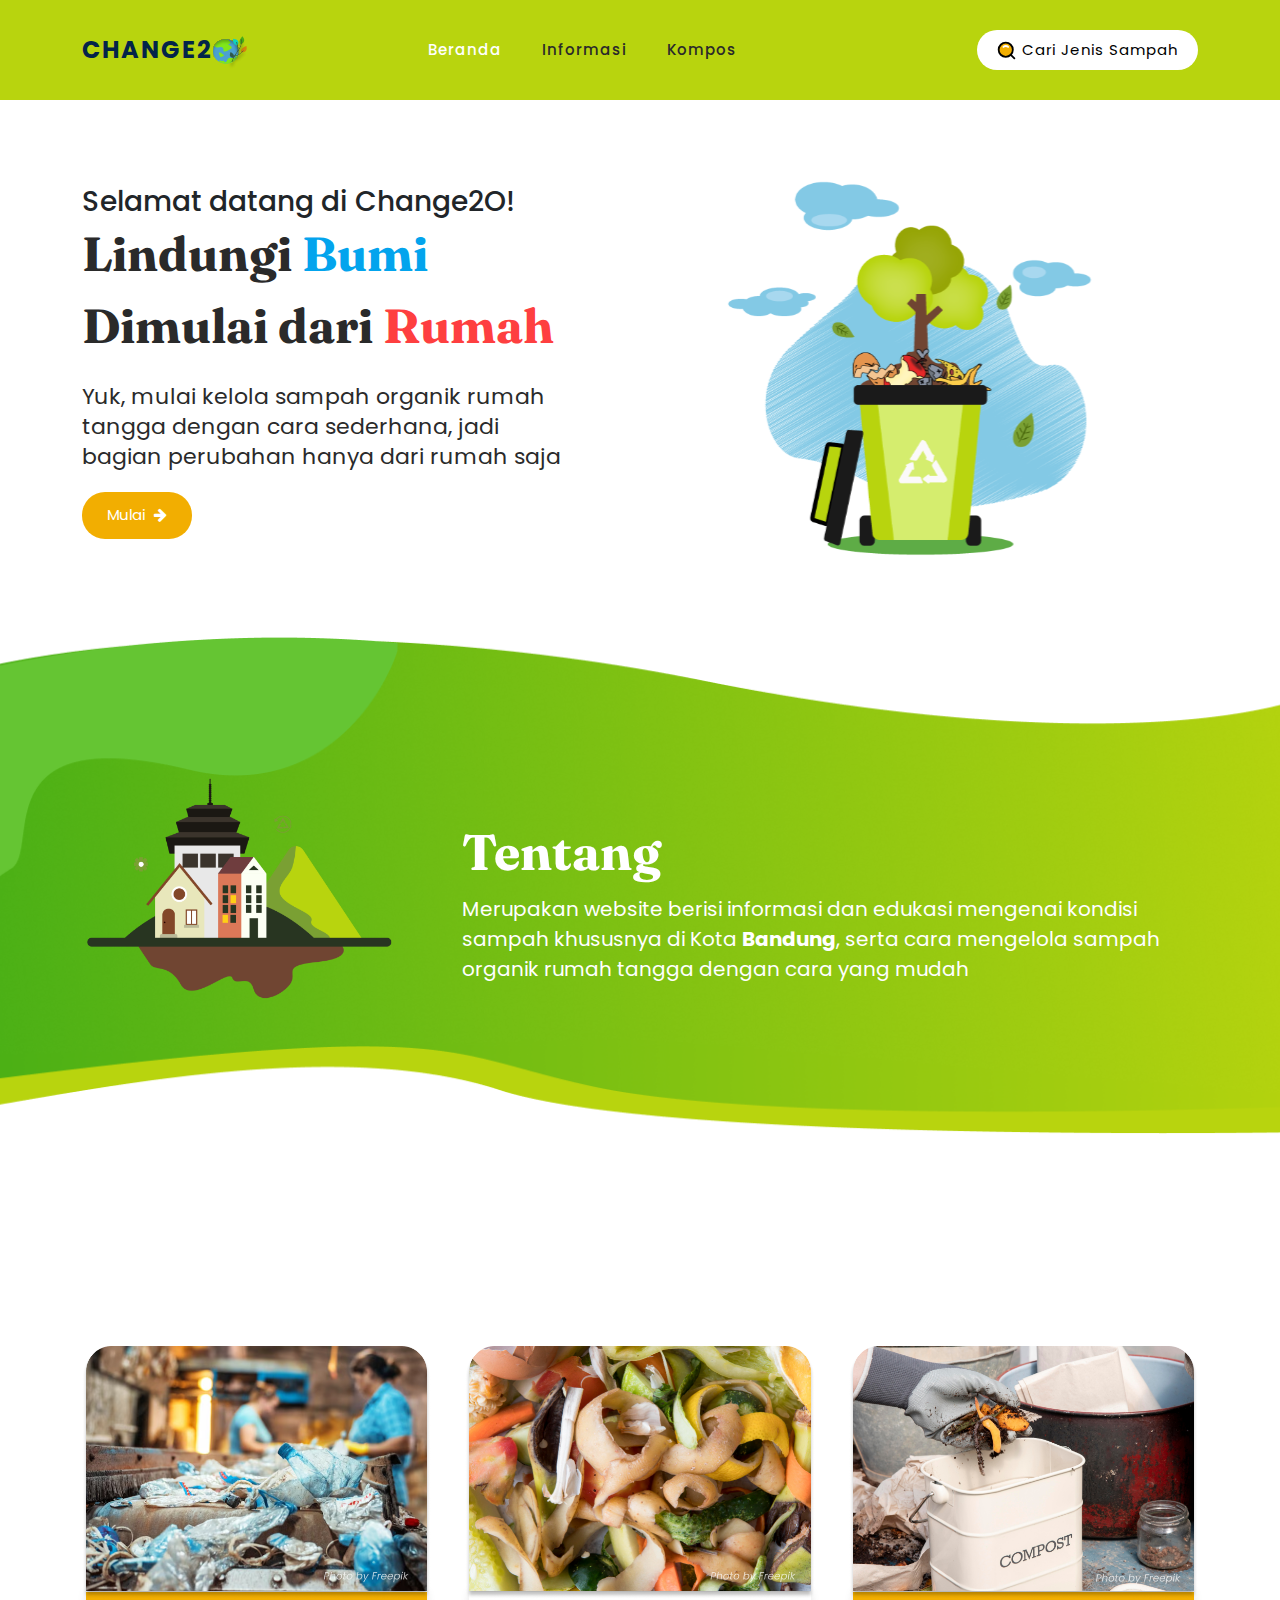
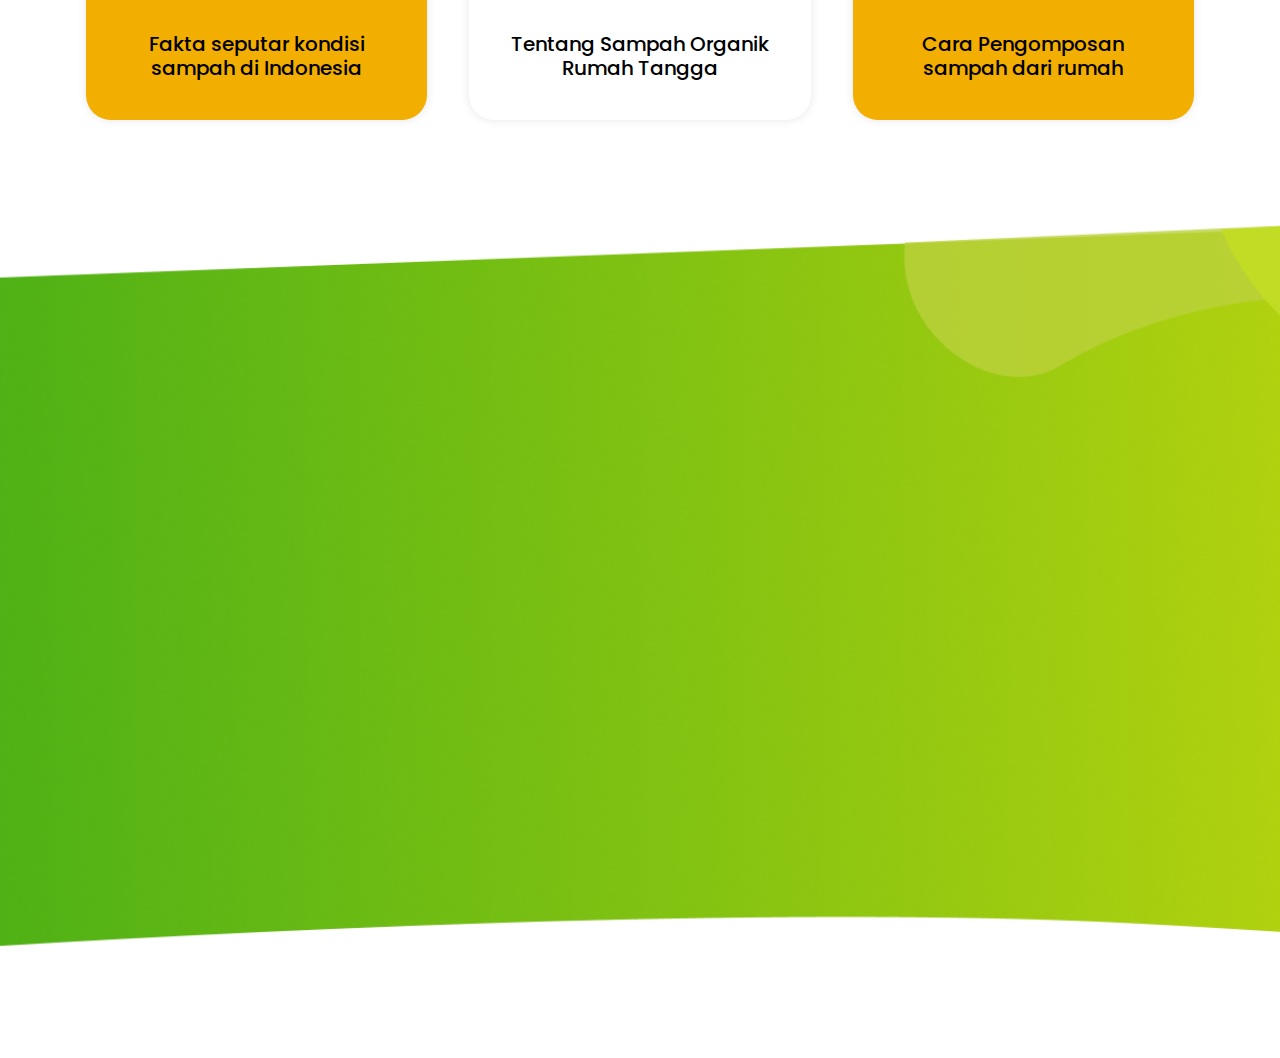
<file: index.html>
<!DOCTYPE html>
<html lang="en">

  <head>

    <meta charset="UTF-8">
    <meta name="viewport" content="width=device-width, initial-scale=1, shrink-to-fit=no">
    <meta name="description" content="">
    <meta name="author" content="">
    <link rel="preconnect" href="https://fonts.gstatic.com">
    <link href="https://fonts.googleapis.com/css2?family=Poppins:wght@100;200;300;400;500;600;700;800;900&display=swap" rel="stylesheet">
    <link href='https://fonts.googleapis.com/css?family=Fraunces' rel='stylesheet'>
    <title>Change2O</title>

    <!-- Bootstrap core CSS -->
    <link href="bootstrap/bootstrap/css/bootstrap.min.css" rel="stylesheet">

    <!-- Additional CSS Files -->
    <link rel="stylesheet" href="assets/css/fontawesome.css">
    <link rel="stylesheet" href="assets/css/style.css">
    <link rel="stylesheet" href="assets/css/animated.css">
    <link rel="icon" href="assets/images/logo-grafis.png" type="image/gif" sizes="16x16">
    <style>
      .main-orange-button:hover {
        background-color: #04AA6D; /* Green */
        /* color: white; */
      }

    </style>
  </head>

<body>

        <!-- BEGIN :: NAVBAR-->
        <!-- ***** Header Area Start ***** -->
        <header class="header-area header-sticky wow slideInDown" data-wow-duration="0.75s" data-wow-delay="0s">
          <div class="container">
          <div class="row">
              <div class="col-12">
              <nav class="main-nav">
                  <!-- ***** Logo Start ***** -->
                  <a href="index.html" class="logo">
                  <h4 style="color:#032449">Change2<span><img src="assets/svg/logo-1.svg" style="width: 40px;"></span></h4>
                  </a>
                  <!-- ***** Logo End ***** -->
                  <!-- ***** Menu Start ***** -->
                  <ul class="nav">
                    <li class="scroll-to-section"><a href="index.html" class="active">Beranda</a></li>
                    <li class="scroll-to-section"><a href="page2.html">Informasi</a></li>
                    <li class="scroll-to-section" style="padding-right: 200px;"><a href="page3.html">Kompos</a></li>
                      <li class="scroll-to-section d-md-none"><a href="cari.html">Cari Jenis Sampah</a></li>
                      <li class="scroll-to-section">
                          <div class="main-white-button">
                              <a href="cari.html" style="color: black;">
                                  <img src="assets/svg/search-icon.svg" style="width: 20px;">
                                  Cari Jenis Sampah
                              </a>
                          </div>
                      </li> 
                  </ul>        
                  <a class='menu-trigger'>
                      <span>Menu</span>
                  </a>
                  <!-- ***** Menu End ***** -->
              </nav>
              </div>
          </div>
          </div>
      </header>
      <!-- ***** Header Area End ***** -->
      <!-- END :: NAVBAR-->

  <div class="main-banner wow fadeIn" id="top" data-wow-duration="1s" data-wow-delay="0.5s">
    <div class="container" style="margin-top: -100px;">
      <div class="row">
        <div class="col-lg-12">
          <div class="row">
            <div class="col-lg-6 align-self-center">
              <div class="left-content header-text wow fadeInLeft" data-wow-duration="1s" data-wow-delay="1s">
                <h3>Selamat datang di Change2O!</h3>
                <h2 style="font-family: Fraunces;font-size: 48px;">Lindungi <em>Bumi</em><br/>Dimulai dari <span>Rumah</span></h2>
                <p style="font-size:22px">
                  Yuk, mulai kelola sampah organik rumah tangga dengan cara sederhana, jadi bagian perubahan hanya dari rumah saja
                </p>
                <div class="divButtonMulai text-white">
                  <a href="page2.html">Mulai &nbsp;<i class="fa fa-arrow-right"></i></a>
                </div>
              </div>
            </div>
            <div class="col-lg-6">
              <div class="right-image wow fadeInRight" data-wow-duration="1s" data-wow-delay="0.5s">
                <img src="assets/svg/lp-image.svg">
              </div>
            </div>
          </div>
        </div>
      </div>
    </div>
  </div>

  <div id="about" class="about-us section">
    <div class="container">
      <div class="row">
        <div class="col-lg-4">
          <div class="left-image wow fadeIn" data-wow-duration="1s" data-wow-delay="0.2s">
            <img src="assets/images/image-about.png" alt="person graphic">
          </div>
        </div>
        <div class="col-lg-8">
          <div class="services">
            <div class="row" style="margin-top: 45px;">
              <div class="col-lg-12">
                <div class="item wow fadeIn" data-wow-duration="1s" data-wow-delay="0.5s">
                  <div class="right-text">
                    <h1 style="font-family: Fraunces;">Tentang</h1>
                    <p style="font-size: 20px;">Merupakan website berisi informasi dan edukasi mengenai kondisi sampah khususnya di Kota <b>Bandung</b>, serta cara mengelola sampah organik rumah tangga dengan cara yang mudah</p>
                  </div>
                </div>
              </div>
            </div>
          </div>
        </div>
      </div>
    </div>
  </div>

  <div id="portfolio" class="our-services section">
    <div class="container">
      <div class="row mb-5">
        <center>
          <div class="section-heading  wow bounceIn" data-wow-duration="1s" data-wow-delay="0.2s">
            <h2 style="font-family: Fraunces;width: 100% !important;" class="">Apa saja <label class="text-black" style="text-transform: lowercase;">yang</label> akan didapat?</h2>
          </div>
      </center>
      </div>
      <div class="row" style="gap: 10px;">
        <div class="col-lg col-sm-6">
          <a href="page2.html">
            <div class="item">
              <div class="showed-content">
                <img src="assets/images/apa-saja-1.png" alt="">
              </div>
              <div class="showed-content-bot" style="background:#F2AE01">
                <h4 style="font-size: 20px;">Fakta seputar kondisi sampah di Indonesia</h4>
              </div>
            </div>
          </a>
        </div>
        <div class="col-lg col-sm-6">
          <a href="page2.html#dataSumberSampah">
            <div class="item" data-wow-duration="1s" data-wow-delay="0.4s">
              <div class="showed-content">
                <img src="assets/images/apa-saja-2.png" alt="">
              </div>
              <div class="showed-content-bot">
                <h4 style="font-size: 20px;">Tentang Sampah Organik Rumah Tangga</h4>
              </div>
            </div>
          </a>
        </div>
        <div class="col-lg col-sm-6">
          <a href="page3.html">
            <div class="item" data-wow-duration="1s" data-wow-delay="0.5s">
              <div class="showed-content">
                <img src="assets/images/apa-saja-3.png" alt="">
              </div>
              <div class="showed-content-bot" style="background:#F2AE01">
                <h4 style="font-size: 20px;">Cara Pengomposan sampah dari rumah</h4>
              </div>
            </div>
          </a>
        </div>
      </div>
    </div>
  </div>

  <div id="contact" class="contact-us section">
    <div class="container">
      <div class="row">
        <div class="col-lg-6 align-self-center wow fadeInLeft" data-wow-duration="0.5s" data-wow-delay="0.25s">
          <div class="section-heading">
            <h2 style="font-family: Fraunces;font-size: 48px;">Mulai Perubahan<br /> <span style="text-transform: lowercase;">dari</span> Sekarang</h2><br />
            <!-- <p>Lorem ipsum dolor sit amet, consectetur adipiscing elit, sed doer ket eismod tempor incididunt ut labore et dolores</p> -->
            <div class="divButtonMulai">
              <a href="page2.html">Klik untuk memulai &nbsp;<i class="fa fa-arrow-right"></i></a>
            </div>
          </div>
        </div>
        <div class="col-lg-6 wow fadeInRight" data-wow-duration="0.5s" data-wow-delay="0.25s">
          <form id="contact" action="" method="post">
            <div class="row">
              <center>
                <img alt="image" style="border-radius: 50%;width: 150px;height: 150px;" src="assets/images/profile-picture.png">
              </center>
              <br />
              <center>
                <span class="mt-5" style="font-size: 20px;font-weight: bold;">Tentang Penulis</span>
              </center>
              <div class="main-orange-button-100" style="width: 100%; align-items: center;">
                <a href="https://www.linkedin.com/in/ananda-fadhilah/" target="_blank" style="margin-top: 10px;"><center>Ananda Fadhilah</center></a>
              </div>
              <div class="main-white-button-100 text-white">
                <a href="https://www.upi.edu/" target="_blank" style="margin-top: 10px"><center>Universitas Pendidikan Indonesia</center></a>
              </div>
            </div>
          </form>
        </div>
      </div>
    </div>
  </div>
  
  <footer>
    <div class="container">
      <div class="row">
        <div class="col-lg-12 wow fadeIn animated" data-wow-duration="1s" data-wow-delay="0.25s" style="visibility: visible;-webkit-animation-duration: 1s; -moz-animation-duration: 1s; animation-duration: 1s;-webkit-animation-delay: 0.25s; -moz-animation-delay: 0.25s; animation-delay: 0.25s;">
          <p>© Copyright 2024 Ananda Fadhilah | All Rights Reserved.</p>
        </div>
      </div>
    </div>
  </footer>
  <!-- Scripts -->
  <script src="bootstrap/jquery/jquery.min.js"></script>
  <script src="bootstrap/bootstrap/js/bootstrap.bundle.min.js"></script>
  <script src="assets/js/owl-carousel.js"></script>
  <script src="assets/js/animation.js"></script>
  <script src="assets/js/templatemo-custom.js"></script>

</body>
</html>
</file>
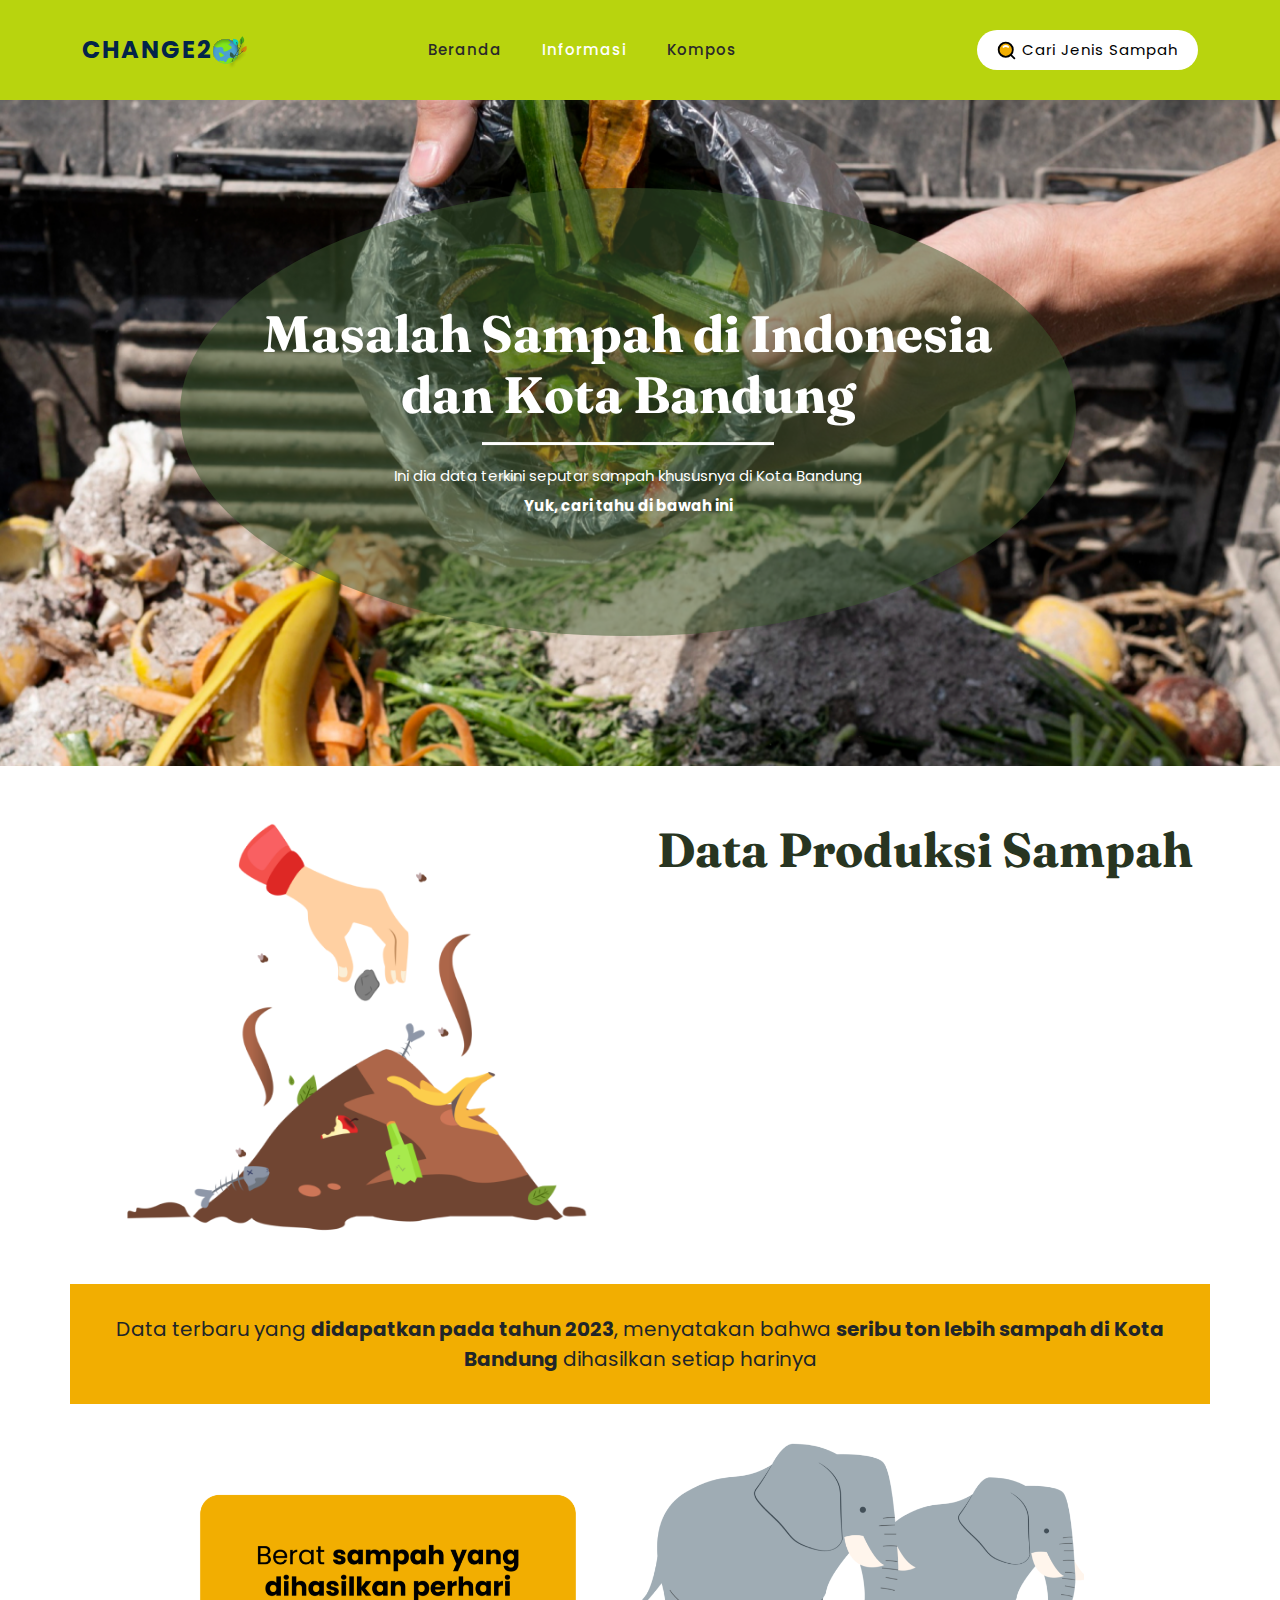
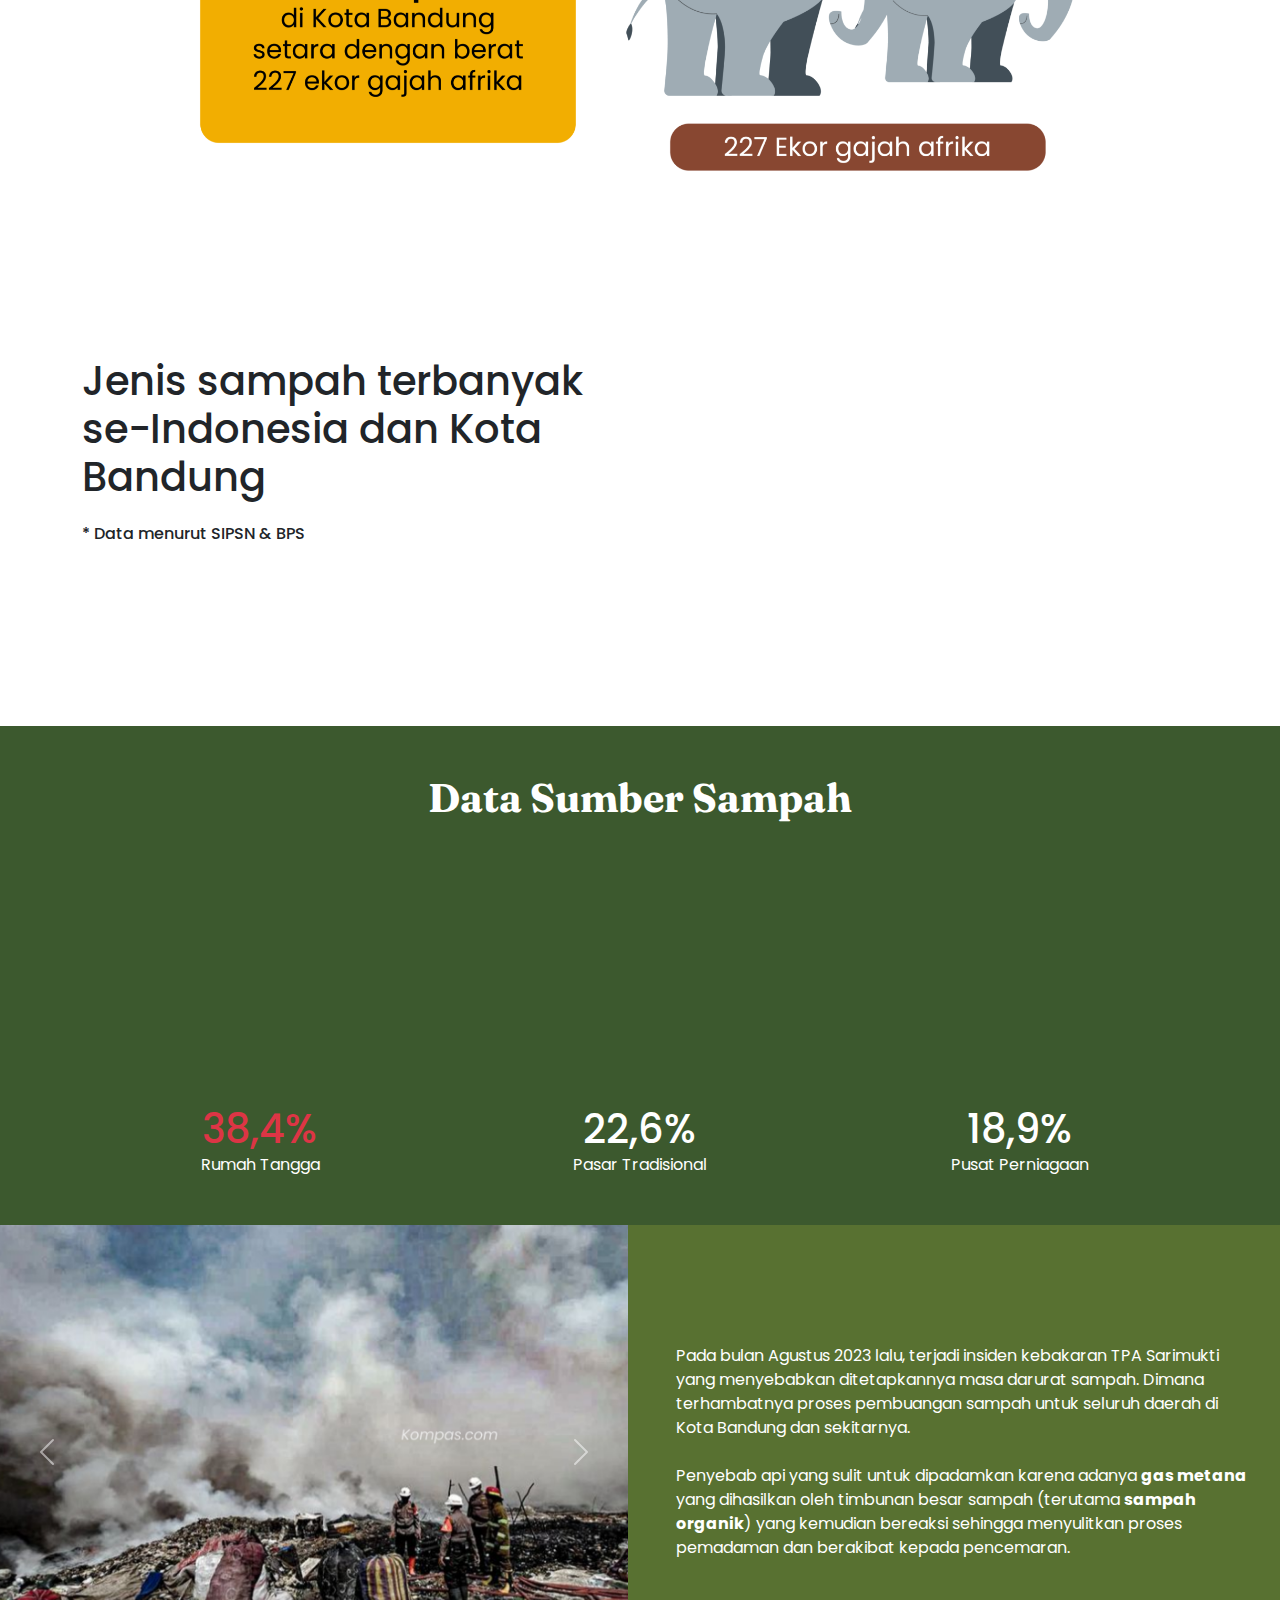
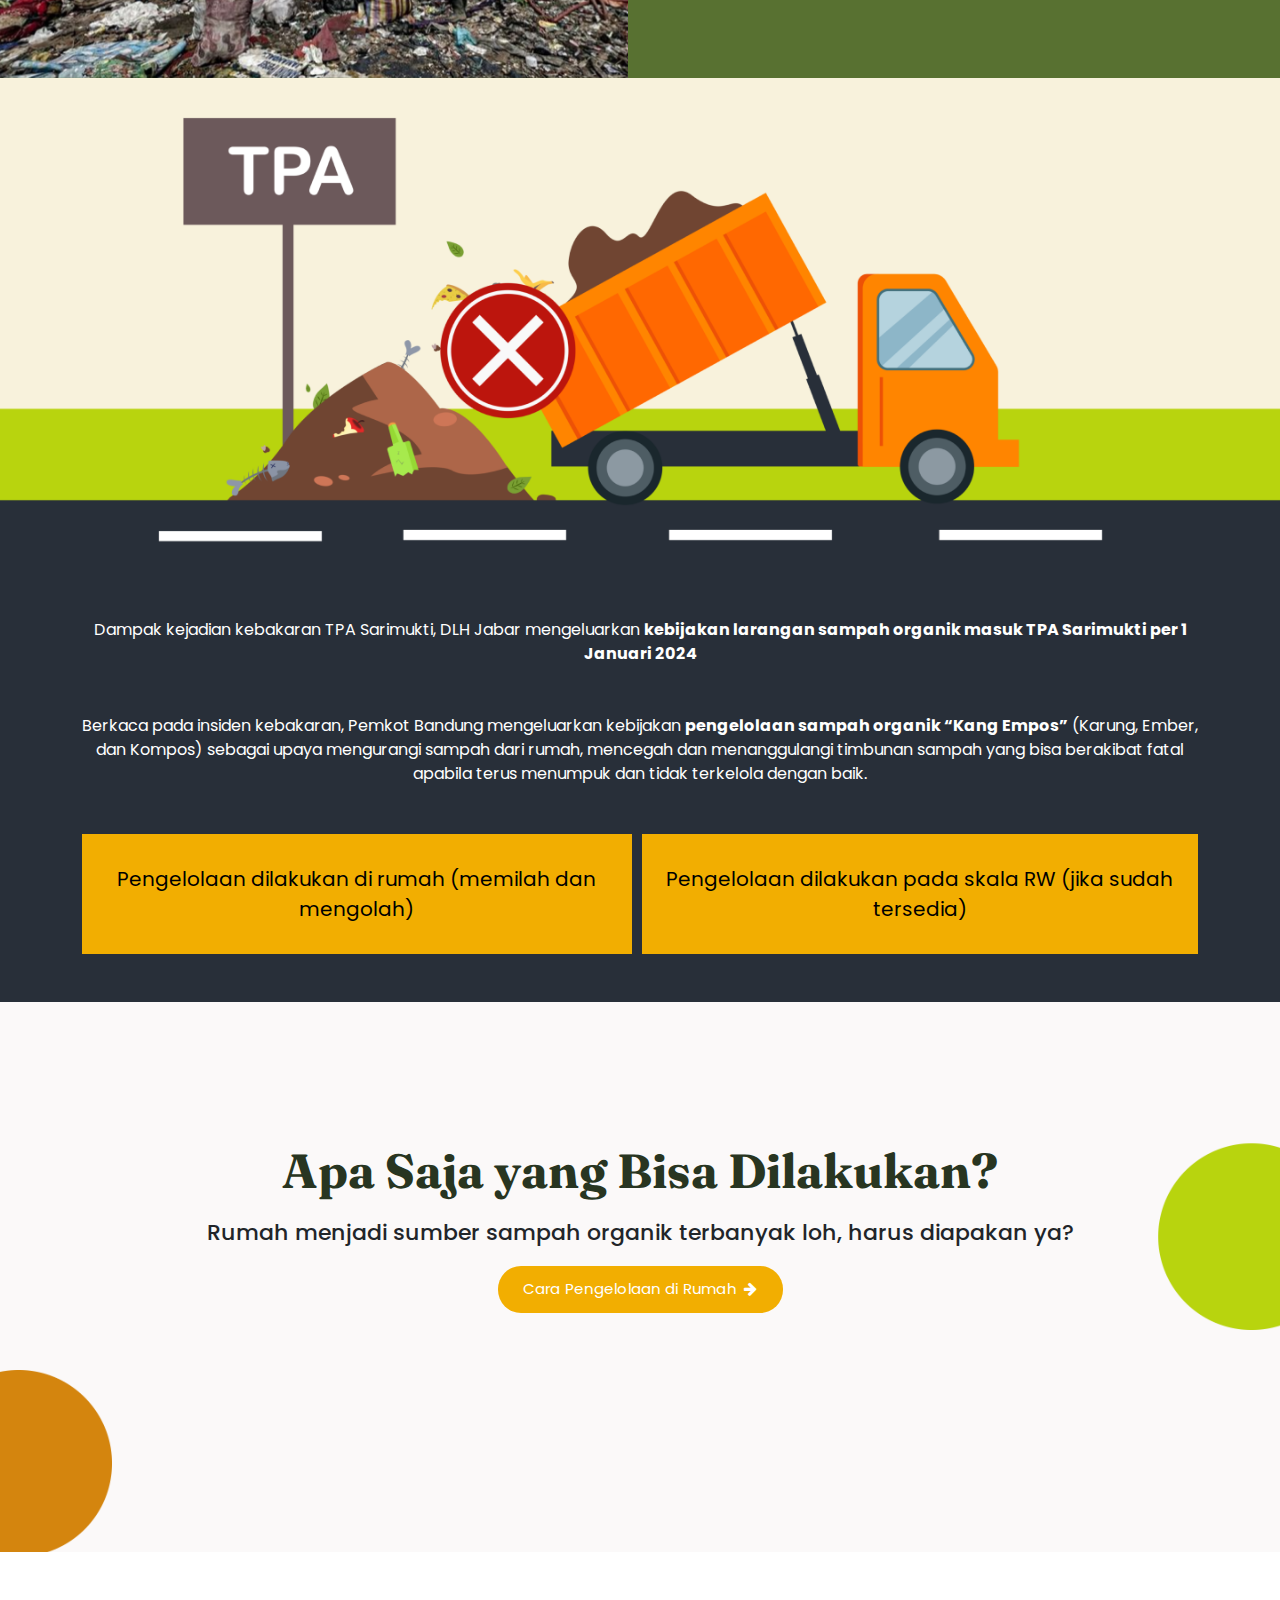
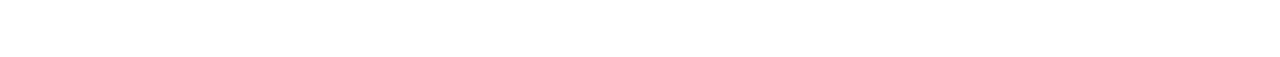
<file: page2.html>
<!DOCTYPE html>
<html lang="en">

  <head>

    <meta charset="UTF-8">
    <meta name="viewport" content="width=device-width, initial-scale=1, shrink-to-fit=no">
    <meta name="description" content="">
    <meta name="author" content="">
    <link rel="preconnect" href="https://fonts.gstatic.com">
    <link href="https://fonts.googleapis.com/css2?family=Poppins:wght@100;200;300;400;500;600;700;800;900&display=swap" rel="stylesheet">
    <link href='https://fonts.googleapis.com/css?family=Fraunces' rel='stylesheet'>
    <title>Change2O</title>

    <!-- Bootstrap core CSS -->
    <link href="bootstrap/bootstrap/css/bootstrap.min.css" rel="stylesheet">
    <link rel="icon" href="assets/images/logo-grafis.png" type="image/gif" sizes="16x16">

    <!-- Additional CSS Files -->
    <link rel="stylesheet" href="assets/css/fontawesome.css">
    <link rel="stylesheet" href="assets/css/style.css">
    <link rel="stylesheet" href="assets/css/animated.css">
    
    <script src="https://ajax.googleapis.com/ajax/libs/jquery/3.7.1/jquery.min.js"></script>
    <script src="https://maxcdn.bootstrapcdn.com/bootstrap/3.4.1/js/bootstrap.min.js"></script>
    <style>
      .main-orange-button:hover {
        background-color: #04AA6D; /* Green */
        /* color: white; */
      }
    </style>
  </head>

<body>

    <div>
      <!-- BEGIN :: NAVBAR-->
      <!-- ***** Header Area Start ***** -->
      <header class="header-area header-sticky slideInDown" data-wow-duration="0.75s" data-wow-delay="0s" style="position: fixed;">
          <div class="container">
          <div class="row">
              <div class="col-12">
              <nav class="main-nav">
                  <!-- ***** Logo Start ***** -->
                  <a href="index.html" class="logo">
                  <h4 style="color:#032449">Change2<span><img src="assets/svg/logo-1.svg" style="width: 40px;"></span></h4>
                  </a>
                  <!-- ***** Logo End ***** -->
                  <!-- ***** Menu Start ***** -->
                  <ul class="nav">
                      <li class="scroll-to-section"><a href="index.html">Beranda</a></li>
                      <li class="scroll-to-section"><a href="page2.html" class="active">Informasi</a></li>
                      <li class="scroll-to-section" style="padding-right: 200px;"><a href="page3.html">Kompos</a></li>
                      <li class="scroll-to-section d-md-none"><a href="cari.html">Cari Jenis Sampah</a></li>
                      <li class="scroll-to-section">
                          <div class="main-white-button">
                              <a href="cari.html" style="color: black;">
                                  <img src="assets/svg/search-icon.svg" style="width: 20px;">
                                  Cari Jenis Sampah
                              </a>
                          </div>
                      </li> 
                  </ul>        
                  <a class='menu-trigger'>
                      <span>Menu</span>
                  </a>
                  <!-- ***** Menu End ***** -->
              </nav>
              </div>
          </div>
          </div>
      </header>
      <!-- ***** Header Area End ***** -->
      <!-- END :: NAVBAR-->

    <div class="text-white" id="top" data-wow-duration="1s" data-wow-delay="0.5s">
        <div class="main-banner-2">
            <div class="container" style="margin-bottom: 50px;">
                <div class="row mt-5 wow fadeInLeft d-flex justify-content-center align-items-center w-100 h-100" data-wow-duration="1s" data-wow-delay="1s">
                    
                    <div class="oval">
                        <span class="text2 flex-column justify-content-center align-items-center">
                            <h1 class="fw-bold" style="font-family: Fraunces;">Masalah Sampah di Indonesia<br/>dan Kota Bandung</h1>
                            <hr style="
                            width: 40%;
                            border: none;
                            height: 3px;
                            /* Set the hr color */
                            color: #fff;  /* old IE */
                            background-color: #fff;  /* Modern Browsers */
                            opacity: 1;">
                            <p class="text-white">
                                Ini dia data terkini seputar  sampah khususnya di Kota Bandung <br/>
                                <span class="fw-bold">Yuk, cari tahu di bawah ini</span>
                            </p>   
                        </span>
                    </div>
                    <center>
                        <!-- <div class="d-flex align-items-center flex-column justify-content-center" style="background: rgba(60,89,46, .5)    ;
                        width: 700px;
                        margin: 5px auto;
                        border-radius: 50%;
                        color: white;
                        height: 500px;
                        font-size: 1.6em;">   
                        </div>               -->
                        

                        
                    </center>
                </div>
            </div>
        </div>
    </div>
  
    <div class="section" style="margin-top: 10px;">
        <div class="container">
        <div class="row">
            <div class="col-lg-6">
            <div class="left-image wow fadeIn" data-wow-duration="1s" data-wow-delay="0.2s">
                <img src="assets/images/produksi-sampah.png" alt="person graphic">
            </div>
            </div>
            <div class="col-lg-6">
            <div class="services">
                <div class="row" style="margin-top: 45px;">
                <div class="col-lg-12">
                    <div class="item wow fadeIn" data-wow-duration="1s" data-wow-delay="0.5s">
                    <div class="right-text">
                        <center><h1 class="fw-bold" style="font-family: Fraunces;font-size: 48px;color: #283521;">Data Produksi Sampah</h1></center>
                        <div class="row mb-5" style="margin-top: 30px;">
                            <div class="col-lg-6">
                                <div class="left-image wow fadeIn" data-wow-duration="1s" data-wow-delay="0.2s">
                                    <center>
                                        <img src="assets/images/data-bandung.png" style="width: 70%;">
                                        <div class="d-flex align-items-center justify-content-center" style="gap:5px">
                                            <svg width="27" height="32" viewBox="0 0 27 32" fill="none" xmlns="http://www.w3.org/2000/svg">
                                                <path d="M13.3802 7.29272C12.4063 7.29272 11.4542 7.54157 10.6445 8.00779C9.83471 8.47401 9.20358 9.13667 8.83088 9.91196C8.45819 10.6873 8.36067 11.5404 8.55067 12.3634C8.74067 13.1865 9.20965 13.9425 9.8983 14.5359C10.5869 15.1293 11.4643 15.5334 12.4195 15.6971C13.3747 15.8608 14.3648 15.7768 15.2646 15.4556C16.1643 15.1345 16.9334 14.5907 17.4744 13.8929C18.0155 13.1952 18.3043 12.3748 18.3043 11.5357C18.3028 10.4108 17.7835 9.3323 16.8604 8.53687C15.9373 7.74144 14.6857 7.29401 13.3802 7.29272ZM13.3802 13.6571C12.8932 13.6571 12.4172 13.5327 12.0123 13.2996C11.6074 13.0665 11.2919 12.7352 11.1055 12.3475C10.9192 11.9599 10.8704 11.5333 10.9654 11.1218C11.0604 10.7103 11.2949 10.3323 11.6392 10.0356C11.9836 9.73887 12.4223 9.53682 12.8999 9.45496C13.3774 9.3731 13.8725 9.41512 14.3224 9.57568C14.7722 9.73625 15.1568 10.0082 15.4273 10.357C15.6978 10.7059 15.8422 11.1161 15.8422 11.5357C15.8415 12.0981 15.5818 12.6373 15.1203 13.0351C14.6587 13.4328 14.0329 13.6565 13.3802 13.6571Z" fill="#A11629"/>
                                                <path d="M22.8424 3.37613C20.5029 1.36076 17.3799 0.163551 14.0762 0.0155607C10.7725 -0.13243 7.5223 0.779293 4.95286 2.57476C2.38342 4.37024 0.676913 6.92217 0.162688 9.73805C-0.351537 12.5539 0.362977 15.4341 2.16833 17.8228L11.4708 30.1282C11.6778 30.402 11.9609 30.6269 12.2943 30.7827C12.6278 30.9384 13.001 31.02 13.3803 31.02C13.7595 31.02 14.1328 30.9384 14.4662 30.7827C14.7997 30.6269 15.0827 30.402 15.2897 30.1282L24.5925 17.8228C26.2677 15.607 27.008 12.9623 26.6894 10.3321C26.3707 7.70195 25.0125 5.24607 22.8424 3.37613ZM22.5296 16.6648L13.3803 28.7671L4.23092 16.6648C1.43033 12.9602 2.03099 8.0026 5.65914 4.87621C6.67309 4.0025 7.87683 3.30944 9.20164 2.83659C10.5264 2.36374 11.9464 2.12037 13.3803 2.12037C14.8143 2.12037 16.2342 2.36374 17.559 2.83659C18.8838 3.30944 20.0875 4.0025 21.1015 4.87621C24.7296 8.0026 25.3302 12.9602 22.5296 16.6648Z" fill="#A11629"/>
                                            </svg>
                                            <span class="fs-2">Bandung</span>
                                        </div>
                                    </center>
                                </div>
                            </div>
                            <div class="col-lg-6">
                                <div class="left-image wow fadeIn" data-wow-duration="1s" data-wow-delay="0.2s">
                                    <center>
                                        <img src="assets/images/data-indonesia.png" style="width: 70%;">
                                        <div class="d-flex align-items-center justify-content-center" style="gap:5px">
                                            <svg width="27" height="32" viewBox="0 0 27 32" fill="none" xmlns="http://www.w3.org/2000/svg">
                                                <path d="M13.3802 7.29272C12.4063 7.29272 11.4542 7.54157 10.6445 8.00779C9.83471 8.47401 9.20358 9.13667 8.83088 9.91196C8.45819 10.6873 8.36067 11.5404 8.55067 12.3634C8.74067 13.1865 9.20965 13.9425 9.8983 14.5359C10.5869 15.1293 11.4643 15.5334 12.4195 15.6971C13.3747 15.8608 14.3648 15.7768 15.2646 15.4556C16.1643 15.1345 16.9334 14.5907 17.4744 13.8929C18.0155 13.1952 18.3043 12.3748 18.3043 11.5357C18.3028 10.4108 17.7835 9.3323 16.8604 8.53687C15.9373 7.74144 14.6857 7.29401 13.3802 7.29272ZM13.3802 13.6571C12.8932 13.6571 12.4172 13.5327 12.0123 13.2996C11.6074 13.0665 11.2919 12.7352 11.1055 12.3475C10.9192 11.9599 10.8704 11.5333 10.9654 11.1218C11.0604 10.7103 11.2949 10.3323 11.6392 10.0356C11.9836 9.73887 12.4223 9.53682 12.8999 9.45496C13.3774 9.3731 13.8725 9.41512 14.3224 9.57568C14.7722 9.73625 15.1568 10.0082 15.4273 10.357C15.6978 10.7059 15.8422 11.1161 15.8422 11.5357C15.8415 12.0981 15.5818 12.6373 15.1203 13.0351C14.6587 13.4328 14.0329 13.6565 13.3802 13.6571Z" fill="#A11629"/>
                                                <path d="M22.8424 3.37613C20.5029 1.36076 17.3799 0.163551 14.0762 0.0155607C10.7725 -0.13243 7.5223 0.779293 4.95286 2.57476C2.38342 4.37024 0.676913 6.92217 0.162688 9.73805C-0.351537 12.5539 0.362977 15.4341 2.16833 17.8228L11.4708 30.1282C11.6778 30.402 11.9609 30.6269 12.2943 30.7827C12.6278 30.9384 13.001 31.02 13.3803 31.02C13.7595 31.02 14.1328 30.9384 14.4662 30.7827C14.7997 30.6269 15.0827 30.402 15.2897 30.1282L24.5925 17.8228C26.2677 15.607 27.008 12.9623 26.6894 10.3321C26.3707 7.70195 25.0125 5.24607 22.8424 3.37613ZM22.5296 16.6648L13.3803 28.7671L4.23092 16.6648C1.43033 12.9602 2.03099 8.0026 5.65914 4.87621C6.67309 4.0025 7.87683 3.30944 9.20164 2.83659C10.5264 2.36374 11.9464 2.12037 13.3803 2.12037C14.8143 2.12037 16.2342 2.36374 17.559 2.83659C18.8838 3.30944 20.0875 4.0025 21.1015 4.87621C24.7296 8.0026 25.3302 12.9602 22.5296 16.6648Z" fill="#A11629"/>
                                            </svg>
                                            <span class="fs-2">Indonesia</span>
                                        </div>
                                    </center>
                                </div>
                            </div>
                        </div>
                    </div>
                    </div>
                </div>
                </div>
            </div>
            </div>
        </div>
        
            <div class="row">
                <div class="col-lg-12 fs-5" style="background-color: #F2AE01;padding-top: 30px;padding-bottom: 30px;">
                    <span>
                        <center>
                        Data terbaru yang <b> didapatkan pada tahun 2023</b>, menyatakan bahwa <b>seribu ton lebih sampah di Kota Bandung</b> dihasilkan setiap harinya
                    
                        </center> 
                    </span>
                </div>
            </div>
        </div>
    </div>
  
  <!-- <div class="section" style="margin-top: 50px; margin-bottom: -50px;">
    <div class="container">
        <div class="row d-flex justify-content-center">
            <img src="assets/images/gajah.png"  style="width: 70%;">
        </div>
    </div>
  </div> -->

  <div class="section text-white">
    <!-- <div class="last-section" style="height: 480px;">
        <div class="container">
        </div>
    </div> -->
    
    <div class="row d-flex justify-content-center">
        <img class="w-70-mobile" src="assets/images/gajah.png" alt="person graphic">
    </div>
</div>

  <div class="section">
    <div class="container">
        <div class="row">
            <div class="col-lg-6 d-flex align-items-center">
                <h1>Jenis sampah terbanyak se-Indonesia dan Kota Bandung
                    
                    <br/><span class="mt-auto fs-6">* Data menurut SIPSN & BPS</span>
                </h1>
            </div>
            <div class="col-lg-6">
                <div class="left-image wow fadeIn" data-wow-duration="1s" data-wow-delay="0.2s">
                    <img src="assets/images/sampah-terbanyak.gif" alt="person graphic">
                </div>
            </div>
        </div>
    </div>
  </div>
  
  <div class="section text-white pt-5 pb-5" style="background-color: #3C592E;" id="dataSumberSampah">
    <div class="container">
        <div class="row ">
            <div class="col-lg-12 d-flex justify-content-center">
                <h1 class="fw-bold" style="font-family: 'Fraunces'">Data Sumber Sampah
                </h1>
            </div>
        </div>
        <div class="row">
            <div class="col-lg-4 d-flex justify-content-center flex-column align-items-center">
                <div class="left-image wow fadeIn" data-wow-duration="1s" data-wow-delay="0.2s">
                    <center><img src="assets/images/rumah-tangga.png" style="height: auto;width: 80%;" alt="person graphic"></center>
                </div>
                <div class="mt-auto d-flex justify-content-center flex-column align-items-center">
                    <h1 class="text-danger">38,4%</h1>
                    <span>Rumah Tangga</span>
                </div>
            </div>
            <div class="col-lg-4 d-flex justify-content-center flex-column align-items-center">
                <div class="left-image wow fadeIn" data-wow-duration="1s" data-wow-delay="0.2s">
                  <center><img src="assets/images/pasar.png" style="height: auto;width: 80%;" alt="person graphic"></center>
                </div>
                <div class="mt-auto d-flex justify-content-center flex-column align-items-center">
                    <h1>22,6%</h1>
                    <span>Pasar Tradisional</span>
                </div>
            </div>
            <div class="col-lg-4 d-flex justify-content-center flex-column align-items-center">
                <div class="left-image wow fadeIn" data-wow-duration="1s" data-wow-delay="0.2s">
                  <center><img src="assets/images/perniagaan.png" style="height: auto;width: 80%;" alt="person graphic"></center>
                </div>
                <div class="mt-auto d-flex justify-content-center flex-column align-items-center">
                    <h1>18,9%</h1>
                    <span>Pusat Perniagaan</span>
                </div>
            </div>

        </div>
    </div>
  </div>
  
  <div class="section text-white" style="background-color: #587131;">
    
    <div class="row">
        <div class="col-lg-6">
            <div id="carouselExampleControls" class="carousel slide" data-bs-ride="carousel">
                <div class="carousel-inner">
                  <div class="carousel-item active">
                    <img src="assets/images/carousel-1.png" class="d-block w-100" alt="...">
                  </div>
                  <div class="carousel-item">
                    <img src="assets/images/carousel-2.png" class="d-block w-100" alt="...">
                  </div>
                </div>
                <button class="carousel-control-prev" type="button" data-bs-target="#carouselExampleControls" data-bs-slide="prev">
                  <span class="carousel-control-prev-icon" aria-hidden="true"></span>
                  <span class="visually-hidden">Previous</span>
                </button>
                <button class="carousel-control-next" type="button" data-bs-target="#carouselExampleControls" data-bs-slide="next">
                  <span class="carousel-control-next-icon" aria-hidden="true"></span>
                  <span class="visually-hidden">Next</span>
                </button>
              </div>
        </div>
        <div class="col-lg-6 d-flex justify-content-center flex-column align-items-center">
            <span class="p-4">
                Pada bulan Agustus 2023 lalu, terjadi insiden kebakaran TPA Sarimukti yang menyebabkan ditetapkannya masa darurat sampah. Dimana terhambatnya proses pembuangan
                sampah untuk seluruh daerah di Kota Bandung dan sekitarnya.
                <br/><br/>
                Penyebab api yang sulit untuk dipadamkan karena
                adanya <b>gas metana</b> yang dihasilkan oleh timbunan besar sampah (terutama <b>sampah organik</b>) yang kemudian bereaksi
                sehingga menyulitkan proses pemadaman dan berakibat kepada pencemaran.
            </span>
        </div>
    </div>
  </div>
  
    <div class="section text-white">
        <!-- <div class="last-section" style="height: 480px;">
            <div class="container">
            </div>
        </div> -->
        
        <img src="assets/images/truk-sampah-bg.png" alt="person graphic">
    </div>
  
    <div class="section text-white pt-5 pb-5"  style="background-color: #282F39;">
        <div class="container">
            <div class="d-flex justify-content-center flex-column align-items-center">
                <center>
                    <span>Dampak kejadian kebakaran TPA Sarimukti, DLH Jabar mengeluarkan <b>kebijakan larangan sampah organik masuk TPA Sarimukti per 1 Januari 2024</b></span>
                    <br/><br/><br/>
                    <span>Berkaca pada insiden kebakaran,  Pemkot Bandung mengeluarkan kebijakan <b>pengelolaan sampah organik “Kang Empos”</b> (Karung, Ember, dan Kompos) sebagai upaya mengurangi sampah dari rumah, mencegah dan menanggulangi timbunan sampah yang bisa berakibat fatal apabila terus menumpuk dan tidak terkelola dengan baik.</span>
                </center>
                
                <div class="d-flex mt-5" style="gap:10px;color:black">
                    <div class="fs-5" style="background-color: #F2AE01;padding-top: 30px;padding-bottom: 30px;">
                        <span>
                            <center>Pengelolaan dilakukan di rumah (memilah dan mengolah)
                        
                            </center> 
                        </span>
                    </div>
                    <div class="fs-5" style="background-color: #F2AE01;padding-top: 30px;padding-bottom: 30px;">
                        <span>
                            <center>Pengelolaan dilakukan pada skala RW (jika sudah tersedia)
                            </center> 
                        </span>
                    </div>
                </div>
            </div>
        </div>
    </div>

    <div class="section">
        <div class="last-section2" style="height:550px;">
            <div class="container">
                <div class="d-flex justify-content-center flex-column align-items-center">
                    <h1 class="fw-bold" style="font-family: 'Fraunces'; font-size: 48px;color: #283521;">Apa Saja yang Bisa Dilakukan?</h1>
                    <h4 style="margin-top: 20px;font-size: 22px;">Rumah menjadi sumber sampah organik terbanyak loh, harus diapakan ya?</h4>
                    
                    <div class="divButtonMulai" style="margin-top: 20px;">
                        <a href="page3.html">Cara pengelolaan <span style="text-transform: lowercase;">di</span> rumah &nbsp;<i class="fa fa-arrow-right"></i></a>
                    </div>
                </div>
            </div>
        </div>
    </div>

  <footer>
    <div class="container">
      <div class="row">
        <div class="col-lg-12 wow fadeIn animated" data-wow-duration="1s" data-wow-delay="0.25s" style="visibility: visible;-webkit-animation-duration: 1s; -moz-animation-duration: 1s; animation-duration: 1s;-webkit-animation-delay: 0.25s; -moz-animation-delay: 0.25s; animation-delay: 0.25s;">
          <p>© Copyright 2024 Ananda Fadhilah | All Rights Reserved.</p>
        </div>
      </div>
    </div>
  </footer>
</div>
  <!-- Scripts -->
  <script src="bootstrap/jquery/jquery.min.js"></script>
  <script src="bootstrap/bootstrap/js/bootstrap.bundle.min.js"></script>
  <script src="assets/js/owl-carousel.js"></script>
  <script src="assets/js/animation.js"></script>
  <script src="assets/js/templatemo-custom.js"></script>

</body>
</html>
</file>
<file: assets/css/style.css>
/* 

TemplateMo 562 Space Dynamic

https://templatemo.com/tm-562-space-dynamic

*/

/* ---------------------------------------------
Table of contents
------------------------------------------------
01. font & reset css
02. reset
03. global styles
04. header
05. banner
06. features
07. testimonials
08. contact
09. footer
10. preloader
11. search
12. portfolio

--------------------------------------------- */
/* 
---------------------------------------------
font & reset css
--------------------------------------------- 
*/
@import url('https://fonts.googleapis.com/css2?family=Poppins:wght@100;200;300;400;500;600;700;800;900&display=swap');
/* 
---------------------------------------------
reset
--------------------------------------------- 
*/
html, body, div, span, applet, object, iframe, h1, h2, h3, h4, h5, h6, p, blockquote, div
pre, a, abbr, acronym, address, big, cite, code, del, dfn, em, font, img, ins, kbd, q,
s, samp, small, strike, strong, sub, sup, tt, var, b, u, i, center, dl, dt, dd, ol, ul, li,
figure, header, nav, section, article, aside, footer, figcaption {
  margin: 0;
  padding: 0;
  border: 0;
  outline: 0;
}

/* clear fix */
.grid:after {
  content: '';
  display: block;
  clear: both;
}

/* ---- .grid-item ---- */

.grid-sizer,
.grid-item {
  width: 50%;
}

.grid-item {
  float: left;
}

.grid-item img {
  display: block;
  max-width: 100%;
}

.clearfix:after {
  content: ".";
  display: block;
  clear: both;
  visibility: hidden;
  line-height: 0;
  height: 0;
}

.clearfix {
  display: inline-block;
}

html[xmlns] .clearfix {
  display: block;
}

* html .clearfix {
  height: 1%;
}

ul, li {
  padding: 0;
  margin: 0;
  list-style: none;
}

header, nav, section, article, aside, footer, hgroup {
  display: block;
}

* {
  box-sizing: border-box;
}

html, body {
  font-family: 'Fraunces';
  font-weight: 400;
  background-color: #fff;
  -ms-text-size-adjust: 100%;
  -webkit-font-smoothing: antialiased;
  -moz-osx-font-smoothing: grayscale;
}

a {
  text-decoration: none !important;
}

h1, h2, h3, h4, h5, h6 {
  margin-top: 0px;
  margin-bottom: 0px;
}

ul {
  margin-bottom: 0px;
}

p {
  font-size: 15px;
  line-height: 30px;
  color: #2a2a2a;
}

img {
  width: 100%;
  overflow: hidden;
}

/* 
---------------------------------------------
global styles
--------------------------------------------- 
*/
html,
body {
  background: #fff;
  font-family: 'Poppins', sans-serif;
}

::selection {
  background: #03a4ed;
  color: #fff;
}

::-moz-selection {
  background: #03a4ed;
  color: #fff;
}

@media (max-width: 991px) {
  html, body {
    overflow-x: hidden;
  }
  .mobile-top-fix {
    margin-top: 30px;
    margin-bottom: 0px;
  }
  .mobile-bottom-fix {
    margin-bottom: 30px;
  }
  .mobile-bottom-fix-big {
    margin-bottom: 60px;
  }
}

.page-section {
  margin-top: 120px;
}

.section-heading h2 {
  font-size: 30px;
  text-transform: capitalize;
  color: #2a2a2a;
  font-weight: 700;
  letter-spacing: 0.25px;
  position: relative;
  z-index: 2;
  line-height: 44px;
}

.section-heading h2 em {
  font-style: normal;
  color: #03a4ed;
}

.section-heading h2 span {
  color: #fe3f40;
}

/* 
---------------------------------------------
header
--------------------------------------------- 
*/

.background-header {
  /* background-color: #fff!important; */
  height: 80px!important;
  position: fixed!important;
  top: 0px;
  left: 0px;
  right: 0px;
  box-shadow: 0px 0px 10px rgba(0,0,0,0.15)!important;
}

.background-header .logo,
.background-header .main-nav .nav li a {
  color: #1e1e1e!important;
}

.background-header .main-nav .nav li:hover a {
  color: #fe3f40!important;
}

.background-header .nav li a.active {
  color: #fe3f40!important;
}

.logo h4 span {
  color: #fe3f40;
}

.background-header .main-nav .logo h4 {
  line-height: 80px;
}

.background-header .main-nav .nav {
  margin-top: 20px !important;
}

.header-area .main-nav .nav {
  float: right;
  margin-top: 30px;
  margin-right: 0px;
  background-color: transparent;
  -webkit-transition: all 0.3s ease 0s;
  -moz-transition: all 0.3s ease 0s;
  -o-transition: all 0.3s ease 0s;
  transition: all 0.3s ease 0s;
  position: relative;
  z-index: 999;
}

.header-area .main-nav .nav li {
  padding-left: 20px;
  padding-right: 20px;
}

.header-area .main-nav .nav li:last-child {
  padding-right: 0px;
  padding-left: 40px;
}

.header-area .main-nav .nav li:last-child a ,
.background-header .main-nav .nav li:last-child a {
  /* color: #fff !important; */
  padding: 0px 20px;
  font-weight: 400;
}

.header-area .main-nav .nav li:last-child a:hover,
.header-area .main-nav .nav li:last-child a.active {
  color: #fff !important;
}

.header-area .main-nav .nav li a {
  color: #2a2a2a;
}

.header-area .main-nav .nav li:hover a,
.header-area .main-nav .nav li a.active {
  color: #fff!important;
}

.background-header .main-nav .nav li:hover a,
.background-header .main-nav .nav li a.active {
  color: #fff!important;
  opacity: 1;
}

.header-area .main-nav .nav li:last-child a:hover ,
.background-header .main-nav .nav li:last-child a:hover {
  background-color: #03a4ed;
}

.header-area .main-nav .nav li.submenu {
  position: relative;
  padding-right: 30px;
}

.header-area .main-nav .nav li.submenu:after {
  font-family: FontAwesome;
  content: "\f107";
  font-size: 12px;
  color: #2a2a2a;
  position: absolute;
  right: 18px;
  top: 12px;
}

.background-header .main-nav .nav li.submenu:after {
  color: #2a2a2a;
}

.header-area .main-nav .nav li.submenu ul {
  position: absolute;
  width: 200px;
  box-shadow: 0 2px 28px 0 rgba(0, 0, 0, 0.06);
  overflow: hidden;
  top: 50px;
  opacity: 0;
  transform: translateY(+2em);
  visibility: hidden;
  z-index: -1;
  transition: all 0.3s ease-in-out 0s, visibility 0s linear 0.3s, z-index 0s linear 0.01s;
}

.header-area .main-nav .nav li.submenu ul li {
  margin-left: 0px;
  padding-left: 0px;
  padding-right: 0px;
}

.header-area .main-nav .nav li.submenu ul li a {
  opacity: 1;
  display: block;
  background: #f7f7f7;
  color: #2a2a2a!important;
  padding-left: 20px;
  height: 40px;
  line-height: 40px;
  -webkit-transition: all 0.3s ease 0s;
  -moz-transition: all 0.3s ease 0s;
  -o-transition: all 0.3s ease 0s;
  transition: all 0.3s ease 0s;
  position: relative;
  font-size: 13px;
  font-weight: 400;
  border-bottom: 1px solid #eee;
}

.header-area .main-nav .nav li.submenu ul li a:hover {
  background: #fff;
  color: #fe3f40!important;
  padding-left: 25px;
}

.header-area .main-nav .nav li.submenu ul li a:hover:before {
  width: 3px;
}

.header-area .main-nav .nav li.submenu:hover ul {
  visibility: visible;
  opacity: 1;
  z-index: 1;
  transform: translateY(0%);
  transition-delay: 0s, 0s, 0.3s;
}

.header-area .main-nav .menu-trigger {
  cursor: pointer;
  display: block;
  position: absolute;
  top: 33px;
  width: 32px;
  height: 40px;
  text-indent: -9999em;
  z-index: 99;
  right: 40px;
  display: none;
}

.background-header .main-nav .menu-trigger {
  top: 23px;
}

.header-area .main-nav .menu-trigger span,
.header-area .main-nav .menu-trigger span:before,
.header-area .main-nav .menu-trigger span:after {
  -moz-transition: all 0.4s;
  -o-transition: all 0.4s;
  -webkit-transition: all 0.4s;
  transition: all 0.4s;
  background-color: #1e1e1e;
  display: block;
  position: absolute;
  width: 30px;
  height: 2px;
  left: 0;
}

.background-header .main-nav .menu-trigger span,
.background-header .main-nav .menu-trigger span:before,
.background-header .main-nav .menu-trigger span:after {
  background-color: #1e1e1e;
}

.header-area .main-nav .menu-trigger span:before,
.header-area .main-nav .menu-trigger span:after {
  -moz-transition: all 0.4s;
  -o-transition: all 0.4s;
  -webkit-transition: all 0.4s;
  transition: all 0.4s;
  background-color: #1e1e1e;
  display: block;
  position: absolute;
  width: 30px;
  height: 2px;
  left: 0;
  width: 75%;
}

.background-header .main-nav .menu-trigger span:before,
.background-header .main-nav .menu-trigger span:after {
  background-color: #1e1e1e;
}

.header-area .main-nav .menu-trigger span:before,
.header-area .main-nav .menu-trigger span:after {
  content: "";
}

.header-area .main-nav .menu-trigger span {
  top: 16px;
}

.header-area .main-nav .menu-trigger span:before {
  -moz-transform-origin: 33% 100%;
  -ms-transform-origin: 33% 100%;
  -webkit-transform-origin: 33% 100%;
  transform-origin: 33% 100%;
  top: -10px;
  z-index: 10;
}

.header-area .main-nav .menu-trigger span:after {
  -moz-transform-origin: 33% 0;
  -ms-transform-origin: 33% 0;
  -webkit-transform-origin: 33% 0;
  transform-origin: 33% 0;
  top: 10px;
}

.header-area .main-nav .menu-trigger.active span,
.header-area .main-nav .menu-trigger.active span:before,
.header-area .main-nav .menu-trigger.active span:after {
  background-color: transparent;
  width: 100%;
}

.header-area .main-nav .menu-trigger.active span:before {
  -moz-transform: translateY(6px) translateX(1px) rotate(45deg);
  -ms-transform: translateY(6px) translateX(1px) rotate(45deg);
  -webkit-transform: translateY(6px) translateX(1px) rotate(45deg);
  transform: translateY(6px) translateX(1px) rotate(45deg);
  background-color: #1e1e1e;
}

.background-header .main-nav .menu-trigger.active span:before {
  background-color: #1e1e1e;
}

.header-area .main-nav .menu-trigger.active span:after {
  -moz-transform: translateY(-6px) translateX(1px) rotate(-45deg);
  -ms-transform: translateY(-6px) translateX(1px) rotate(-45deg);
  -webkit-transform: translateY(-6px) translateX(1px) rotate(-45deg);
  transform: translateY(-6px) translateX(1px) rotate(-45deg);
  background-color: #1e1e1e;
}

.background-header .main-nav .menu-trigger.active span:after {
  background-color: #1e1e1e;
}

.header-area.header-sticky {
  min-height: 80px;
  background: #B8D40E;
}

.header-area .nav {
  margin-top: 30px;
}

.header-area.header-sticky .nav li a.active {
  color: #fe3f40;
}

/* 
---------------------------------------------
preloader
--------------------------------------------- 
*/

.js-preloader {
    position: fixed;
    top: 0;
    left: 0;
    right: 0;
    bottom: 0;
    background-color: #fff;
    display: -webkit-box;
    display: flex;
    -webkit-box-align: center;
    align-items: center;
    -webkit-box-pack: center;
    justify-content: center;
    opacity: 1;
    visibility: visible;
    z-index: 9999;
    -webkit-transition: opacity 0.25s ease;
    transition: opacity 0.25s ease;
}

.js-preloader.loaded {
    opacity: 0;
    visibility: hidden;
    pointer-events: none;
}

@-webkit-keyframes dot {
    50% {
        -webkit-transform: translateX(96px);
        transform: translateX(96px);
    }
}

@keyframes dot {
    50% {
        -webkit-transform: translateX(96px);
        transform: translateX(96px);
    }
}

@-webkit-keyframes dots {
    50% {
        -webkit-transform: translateX(-31px);
        transform: translateX(-31px);
    }
}

@keyframes dots {
    50% {
        -webkit-transform: translateX(-31px);
        transform: translateX(-31px);
    }
}

.preloader-inner {
    position: relative;
    width: 142px;
    height: 40px;
    background: #fff;
}

.preloader-inner .dot {
    position: absolute;
    width: 16px;
    height: 16px;
    top: 12px;
    left: 15px;
    background: #fe3f40;
    border-radius: 50%;
    -webkit-transform: translateX(0);
    transform: translateX(0);
    -webkit-animation: dot 2.8s infinite;
    animation: dot 2.8s infinite;
}

.preloader-inner .dots {
    -webkit-transform: translateX(0);
    transform: translateX(0);
    margin-top: 12px;
    margin-left: 31px;
    -webkit-animation: dots 2.8s infinite;
    animation: dots 2.8s infinite;
}

.preloader-inner .dots span {
    display: block;
    float: left;
    width: 16px;
    height: 16px;
    margin-left: 16px;
    background: #fe3f40;
    border-radius: 50%;
}



/* 
---------------------------------------------
Banner Style
--------------------------------------------- 
*/

.main-banner:after {
  /* content: ''; */
  background-repeat: no-repeat;
  position: absolute;
  left: 0;
  top: 100px;
  width: 193px;
  height: 467px;
}

.main-banner:before {
  /* content: ''; */
  background-repeat: no-repeat;
  position: absolute;
  right: 0;
  top: 100px;
  width: 98px;
  height: 290px;
}

.main-banner .left-content p {
  margin: 20px 0px;
}

.main-banner .left-content form {
  margin-top: 30px;
  width: 470px;
  height: 66px;
  position: relative;
}

.main-banner .left-content form button {
  position: absolute;
  right: 10px;
  top: 10px;
  display: inline-block;
  background-color: #fff;
  font-size: 15px;
  font-weight: 500;
  color: #fe3f40;
  text-transform: capitalize;
  padding: 12px 25px;
  border-radius: 23px;
  letter-spacing: 0.25px;
  outline: none;
  border: none;
}

.main-banner .left-content form input {
  width: 470px;
  height: 66px;
  background-color: #03a4ed;
  border-radius: 33px;
  border: none;
  outline: none;
  padding: 0px 25px;
  color: #fff;
  letter-spacing: 0.25px;
  font-size: 15px;
  font-weight: 300;
}

.main-banner .left-content form input::placeholder {
  color: #fff;
}



/* 
---------------------------------------------
About Us Style
--------------------------------------------- 
*/
.text2 {
  display: flex;
  position: absolute;
  font-size: 3vw; /* Adjust based on your requirements */
  color: white;
  top: 50%;
  transform: translateY(-50%);
}
.text2 h1 {
  font-size: 4vw; /* Use viewport width units for responsive sizing */
  font-family: Fraunces, serif; /* Use your desired font-family */
  color: white;
  margin: 0;
}

#about {
  margin-top: -80px;
}

/* 
---------------------------------------------
Services Style
--------------------------------------------- 
*/

.our-services {
  margin-top: 0px;
  padding-top: 120px;
}

.our-services .left-image {
  margin-right: 45px;
}

.our-services .section-heading h2 {
  margin-right: 100px;
}

.our-services .section-heading p {
  margin-top: 30px;
  margin-bottom: 60px;
}

.our-services .progress-skill-bar {
  margin-bottom: 30px;
  position: relative;
  width: 100%;
}

.our-services .progress-skill-bar span {
  position: absolute;
  top: 0;
  font-size: 18px;
  font-weight: 600;
  color: #03a4ed;
}

.our-services .first-bar span {
  left: 69%;
}

.our-services .second-bar span {
  left: 81%;
}

.our-services .third-bar span {
  left: 88%;
}

.our-services .progress-skill-bar h4 {
  font-size: 18px;
  font-weight: 700;
  color: #2a2a2a;
  margin-bottom: 14px;
}

.our-services .progress-skill-bar .full-bar {
  width: 100%;
  height: 6px;
  border-radius: 3px;
  background-color: #f7eff1;
  position: relative;
  z-index: 1;
}

.our-services .progress-skill-bar .filled-bar {
  background: rgb(255,77,30);
  background: linear-gradient(105deg, rgba(255,77,30,1) 0%, rgba(255,44,109,1) 100%);
  height: 6px;
  border-radius: 3px;
  margin-bottom: -6px;
  position: relative;
  z-index: 2;
}

.our-services .first-bar .filled-bar {
  width: 71%;
}

.our-services .second-bar .filled-bar {
  width: 83%;
}

.our-services .third-bar .filled-bar {
  width: 90%;
}


/* 
---------------------------------------------
Portfolio
--------------------------------------------- 
*/

.our-portfolio .item:hover .hidden-content {
  top: -100px;
  opacity: 1;
  visibility: visible;
}

.our-portfolio .item:hover .showed-content {
  top: 90px;
}

.our-portfolio .hidden-content {
  background: #F2AE01;
  background: #F2AE01;
  padding: 30px;
  border-radius: 20px;
  text-align: center;
  opacity: 0;
  top: 0;
  visibility: hidden;
  position: absolute;
  z-index: 2;
  transition: all 0.5s;
}

.our-portfolio .hidden-content:after {
  width: 20px;
  height: 20px;
  position: absolute;
  background: #F2AE01;
  content: '';
  left: 50%;
  bottom: -8px;
  margin-left: -5px;
  transform: rotate(45deg);
  background: #F2AE01;
  z-index: -1;
}

.our-portfolio .hidden-content h4 {
  font-size: 20px;
  font-weight: 700;
  color: #fff;
  margin-bottom: 20px;
}

.our-portfolio .hidden-content p {
  color: #fff;
}


.page3-rspv {
  display: flex;
  justify-content: end;
}

@media (max-width: 600px) {
  .page3-rspv {
    display: flex;
    justify-content: center;
  }

  .page3text-rspv {
    padding: 25px;
  }
}

.our-services .showed-content-bot {
  /* top: 0px;
  position: relative;
  z-index: 3; */
  /* font-size: 15px;
  font-weight: 100; */
  color: black;
  background-color: #fff;
  text-align: center;
  padding: 40px;
  /* border-radius: 20px; */
  border-bottom-left-radius: 25px;
  border-bottom-right-radius: 25px;
  box-shadow: 0px 0px 10px rgba(0,0,0,0.1);
  margin-left: 4px;
  margin-right: 4px;
  margin-top: -7px;
  /* transition: all 0.5s; */
}

.our-portfolio .showed-content img {
  width: 100%; /* Make the image fill the width of its container */
  height: auto; /* Maintain the aspect ratio of the image */
  display: block; /* Make sure the image behaves as a block element */
}


.our-services .showed-content img {
  width: 100%; /* Make the image fill the width of its container */
  height: auto; /* Maintain the aspect ratio of the image */
  display: block; /* Make sure the image behaves as a block element */
}

.our-portfolio .showed-content-bot img {
  max-width: 100px;
}


/* 
---------------------------------------------
Blog
--------------------------------------------- 
*/

.our-blog {
  position: relative;
  margin-top: 80px;
  padding-top: 120px;
}

.our-blog .section-heading h2 {
  margin-right: 180px;
}

.our-blog .top-dec {
  text-align: right;
  margin-top: -80px;
}

.our-blog .top-dec img {
  max-width: 270px;
}

.our-blog .left-image {
  position: relative;
}

.our-blog .left-image img {
  border-radius: 20px;
  box-shadow: 0px 0px 15px rgba(0,0,0,0.1);
}

.our-blog .left-image .info {
  position: relative;
}

.our-blog .left-image .info .inner-content {
  background-color: #fff;
  box-shadow: 0px 0px 15px rgba(0,0,0,0.1);
  border-radius: 20px;
  margin-right: 75px;
  position: absolute;
  margin-top: -100px;
  padding: 30px;
}

.our-blog .left-image ul li {
  display: inline-block;
  font-size: 15px;
  color: #afafaf;
  font-weight: 300;
  margin-right: 20px;
}

.our-blog .left-image ul li:last-child {
  margin-right: 0px;
}

.our-blog .left-image ul li i {
  color: #ff4d61;
  font-size: 16px;
  margin-right: 8px;
}

.our-blog .left-image h4 {
  font-size: 20px;
  font-weight: 700;
  color: #2a2a2a;
  margin: 20px 0px 15px 0px;
}

.our-blog .left-image .info .main-blue-button {
  position: absolute;
  bottom: -80px;
  left: 0;
}

.our-blog .right-list {
  margin-left: 30px;
}

.our-blog .right-list ul li {
  display: inline-flex;
  width: 100%;
  margin-bottom: 30px;
}

.our-blog .right-list .left-content {
  margin-right: 45px;
}

.our-blog .right-list .left-content span {
  font-size: 15px;
  color: #afafaf;
  font-weight: 300;
}

.our-blog .right-list .left-content span i {
  color: #ff4d61;
  font-size: 16px;
  margin-right: 8px;
}

.our-blog .right-list .left-content h4 {
  font-size: 20px;
  font-weight: 700;
  color: #2a2a2a;
  margin: 20px 0px 15px 0px;
}


.our-blog .right-list .right-image img {
  width: 250px;
  border-radius: 20px;
}



.contact-us .right-image img {
  width: 250px;
  border-radius: 20px;
}


/* 
---------------------------------------------
contact
--------------------------------------------- 
*/

.contact-us .section-heading h2,
.contact-us .section-heading h2 em,
.contact-us .section-heading h2 span {
  color: #fff;
}

.contact-us .section-heading p {
  color: #fff;
  margin-top: 30px;
}

.phone-info {
  margin-top: 40px;
}

.phone-info h4 {
  font-size: 20px;
  font-weight: 700;
  color: #fff;
}

.phone-info h4 span i {
  width: 46px;
  height: 46px;
  display: inline-block;
  text-align: center;
  line-height: 46px;
  background-color: #fff;
  border-radius: 50%;
  color: #ff3b2c;
  font-size: 22px;
  margin-left: 30px;
  margin-right: 15px;
}

.phone-info h4 span a {
  color: #fff;
  font-size: 15px;
  font-weight: 400;
}

form#contact .contact-dec {
  position: absolute;
  right: -166px;
  bottom: 0;
}

form#contact .contact-dec img {
  max-width: 178px;
}

form#contact {
  margin-left: 30px;
  position: relative;
  /* background-color: #fff; */
  padding: 60px 30px;
  border-radius: 20px;
}

form#contact input {
  width: 100%;
  height: 46px;
  border-radius: 33px;
  background-color: #d1f3ff;
  border: none;
  outline: none;
  font-size: 15px;
  font-weight: 300;
  color: #2a2a2a;
  padding: 0px 20px;
  margin-bottom: 20px;
}

form#contact input::placeholder {
  color: #2a2a2a;
}

form#contact textarea {
  width: 100%;
  min-width: 100%;
  max-width: 100%;
  max-height: 180px;
  min-height: 140px;
  height: 140px;
  border-radius: 20px;
  background-color: #d1f3ff;
  border: none;
  outline: none;
  font-size: 15px;
  font-weight: 300;
  color: #2a2a2a;
  padding: 15px 20px;
  margin-bottom: 20px;
}

form#contact textarea::placeholder {
  color: #2a2a2a;
}

form#contact button {
  display: inline-block;
  background-color: #03a4ed;
  font-size: 15px;
  font-weight: 400;
  color: #fff;
  text-transform: capitalize;
  padding: 12px 25px;
  border-radius: 23px;
  letter-spacing: 0.25px;
  border: none;
  outline: none;
  transition: all .3s;
}

form#contact button:hover {
  background-color: #fe3f40;
}


/* 
---------------------------------------------
Footer Style
--------------------------------------------- 
*/

/* 
---------------------------------------------
responsive
--------------------------------------------- 
*/

@media (max-width: 1645px) {
  form#contact .contact-dec {
    display: none;
  }
}

@media (max-width: 992px) {
  .main-banner {
    padding-top: 216px;
  }
  .main-banner .left-content {
    margin-right: 0px;
    text-align: center;
    margin-bottom: 45px;
  }
  .main-banner:after {
    top: 76px;
    z-index: -1;
  }
  .main-banner .left-content form,
  .main-banner .left-content form input {
    width: 100%!important;
  }
  #about {
    margin-top: 0px;
  }
  .about-us {
    position: relative;
    background-image: none;
    padding: 0px;
  }
  .about-us .left-image {
    margin-right: 0px;
    position: absolute;
    bottom: -220px;
    right: 0;
  }
  .about-us .services {
    text-align: center;
  }
  .about-us .services .item  {
    /* background: rgb(255,77,30); */
    background: #72bd13;
    padding: 30px;
    border-radius: 20px;
    display: inline-block;
  }
  .about-us .services .item .right-text {
    text-align: left;
  }
  .our-services {
    margin-top: 200px;
  }
  .our-services .left-image {
    margin-right: 0px;
    margin-bottom: 45px;
  }
  .our-services .section-heading h2,
  .our-services .section-heading p {
    margin-right: 0px;
    text-align: center;
  }
  .our-portfolio .section-heading h2 {
    margin: 0px 0px 80px 0px;
  }
  .our-portfolio .item {
    margin-bottom: 15px;
  }
  .our-blog {
    margin-top: 0px;
  }
  .our-blog .top-dec {
    display: none;
  }
  .our-blog .section-heading h2 {
    margin-right: 0px;
    text-align: center;
    margin-bottom: 45px;
  }
  .our-blog .left-image .info .inner-content {
    position: relative;
    margin-right: 0px;
  }
  .our-blog .left-image .info .main-blue-button {
    position: relative;
    bottom: 0px;
    margin-top: 30px;
  }
  .our-blog .left-image {
    margin-bottom: 45px;
  }
  .contact-us {
    margin-top: 50px;
    padding: 120px 0px;
  }
  .contact-us .section-heading {
    text-align: center;
  }
  form#contact {
    margin-left: 0px;
    margin-top: 30px;
  }
  form#contact .contact-dec {
    display: none;
  }
  footer p {
    margin: 15px 0px 30px 0px;
  }
}

@media (max-width: 767px) {
  .about-us .left-image {
    bottom: -280px;
  }
  .our-blog .right-list {
    margin-left: 0px;
  }
  .our-blog .right-list ul li {
    display: inline-block;
    margin-top: 0px;
    padding-top: 30px;
    border-top: 1px solid #eee;
  }
  .our-blog .right-list .left-content {
    margin-right: 0px;
    width: 100%;
    margin-bottom: 15px;
  }
  .our-blog .right-list .right-image,
  .our-blog .right-list .right-image img {
    width: 100%;
  }
  .phone-info h4 span {
    display: block;
    margin-top: 15px;
  }
  .phone-info h4 span i {
    margin-left: 0px;
  }

  
  .circular-container {
    width: 150px; /* Adjust the width and height as needed */
    height: 150px;
    border-radius: 50%; /* This makes it circular */
    overflow: hidden; /* Hide overflow content */
    border: 2px solid #D9D9D9; /* Add border if needed */
  }

  .circular-container img {
    width: 100%;
    height: auto;
    display: block;
  }

}

/* BEGIN PAGE 1 */

/* BEGIN WELCOME SECTION */

.main-banner {
  background-repeat: no-repeat;
  background-position: center center;
  background-size: cover;
  padding: 226px 0px 120px 0px;
  position: relative;
  overflow: hidden;
}


.main-banner .left-content {
  margin-right: 45px;
}

.main-banner .left-content h6 {
  text-transform: uppercase;
  font-size: 18px;
  color: #fe3f40;
  margin-bottom: 15px;
}

.main-banner .left-content h2 {
  font-size: 50px;
  font-weight: 700;
  color: #2a2a2a;
  line-height: 72px;
}

.main-banner .left-content h2 em {
  color: #03a4ed;
  font-style: normal;
}

.main-banner .left-content h2 span {
  color: #fe3f40;
}

/* END WELCOME SECTION */

/* BEGIN TENTANG */

.about-us {
  background-image: url(../images/lp-bg-1.png);
  background-repeat: no-repeat;
  background-position: center center;
  background-size: cover;
  padding: 140px 0px 120px 0px;
}

.about-us .left-image {
  margin-right: 45px;
}

.about-us .services .item {
  margin-bottom: 30px;
}

.about-us .services .item .icon {
  float: left;
  margin-right: 25px;
}

.about-us .services .item .icon img {
  max-width: 70px;
}

.about-us .services .item h4 {
  color: #fff;
  font-size: 20px;
  font-weight: 700;
  margin-bottom: 12px;
}

.about-us .services .item h1 {
  color: #fff;
  font-size: 50px;
  font-weight: 700;
  margin-bottom: 12px;
}

.about-us .services .item p {
  color: #fff;
}

/* END TENTANG */

/* BEGIN SECTION APA SAJA */

.our-portfolio {
  padding-top: 100px;
  margin-top: 0px;
}

.our-portfolio .section-heading h2 {
  text-align: center;
  margin: 0px 90px 0px 90px;
  margin-bottom: 120px;
  position: relative;
  z-index: 1;
}

.our-portfolio .item {
  position: relative;
}
.our-portfolio .showed-content {
  /* top: 0px;
  position: relative;
  z-index: 3; */
  /* font-size: 15px;
  font-weight: 100; */
  color: black;
  background-color: #fff;
  text-align: center;
  /* padding: 50px; */
  /* border-radius: 20px; */
  border-top-left-radius: 25px;
  border-top-right-radius: 25px;
  /* box-shadow: 0px 0px 10px rgba(0,0,0,0.1); */
  /* transition: all 0.5s; */
}

.our-portfolio .showed-content-bot {
  /* top: 0px;
  position: relative;
  z-index: 3; */
  /* font-size: 15px;
  font-weight: 100; */
  color: black;
  background-color: #fff;
  text-align: center;
  padding: 40px;
  /* border-radius: 20px; */
  border-bottom-left-radius: 25px;
  border-bottom-right-radius: 25px;
  box-shadow: 0px 0px 10px rgba(0,0,0,0.1);
  /* transition: all 0.5s; */
}
/* END SECTION APA SAJA */

/* BEGIN SECTION CONTACT */

.contact-us {
  margin-top:100px;
  padding: 160px 0px;
  background-image: url(../images/lp-bg-2.png);
  background-repeat: no-repeat;
  background-position: center center;
  background-size: cover;
}

/* END */

/* END PAGE 1 */

/* BEGIN PAGE 2 */

.main-banner-2 {
  background-image: url(../images/page-2-bg-awal.png);
  background-repeat: no-repeat;
  background-position: center center;
  background-size: cover;
  padding: 140px 0px 80px 0px;
  /* width: 100vw;
  height: 100vh; */
}

.oval {
  background: rgba(60,89,46, .5);
  border-radius: 50%;
  width: 70vw; /* Use viewport width for responsive sizing */
  height: 35vw; /* Maintain aspect ratio for oval */
  display: flex;
  justify-content: center;
  align-items: center;
  position: relative;
  text-align: center;
  line-height: 1; /* Ensure no extra line height is added */
}
.oval::before {
  content: "";
  display: block;
  padding-top: 50%;
}

@media (max-width: 600px) {
  .oval {
    margin-left: 20px;
    width: 90vw; /* Adjust width for smaller screens */
    height: 70vw; /* Adjust height to maintain aspect ratio */
  }
  
  .text2 p {
      font-size: 3vw; /* Adjust based on your requirements */
  }
  

  .text2 h1 {
    font-size: 6vw; /* Adjust font size for smaller screens */
  }
}

.w-70-mobile {
  width: 70% !important;
  margin-top: 30px;
  /* align-items: center; */
}

@media (max-width: 600px) {
  .w-70-mobile {
    width: 90% !important;
    margin-bottom: 30px;
  }
}

.last-section {
  background-image: url(../images/truk-sampah.png);
  background-repeat: no-repeat;
  /* background-position: center center; */
  background-size: cover;
  padding: 140px 0px 120px 0px;
}

.last-section2 {
  background-image: url(../images/page-2-bg-akhir.png);
  background-repeat: no-repeat;
  /* background-position: center center; */
  background-size: cover;
  padding: 140px 0px 120px 0px;
}

/* END PAGE 2 */

/* BEGIN PAGE 3 */

.page3 {
  background-image: url(../images/page-3-bg.png);
  background-repeat: no-repeat;
  /* background-position: center center; */
  background-size: cover;
  padding: 0px 0px 120px 0px;
}

/* END PAGE 3 */

/* BEGIN PAGE 4 / CARI */

.full-height {
  min-height: 100vh;
}

#contentPage4 {
  /* margin-top: 100px; */
  display: flex;
  flex-direction: column;
  justify-content: center;
  align-items: center;
}  

.custom-show {
  display: flex;
  justify-content: start;
}

.custom-page {
  display: flex;
  justify-content: end;
}

.custom-table {
  width: 100% !important;
}

@media (max-width: 767px) {
  #contentPage4 {
      margin-top: 100px;
      display: flex;
      flex-direction: column;
      justify-content: center;
      align-items: center;
      gap: 10px;
  }
  .custom-show {
      display: block;
  }
  .custom-page {
      display: block;
      width: 100% !important;
  }

  .custom-table {
      width: 85% !important;
  }
  
}

/* END PAGE 4 / CARI */



/* BEGIN BUTTON AND FONT */

.main-blue-button a {
  display: inline-block;
  background-color: #03a4ed;
  font-size: 15px;
  font-weight: 400;
  color: #fff;
  text-transform: capitalize;
  padding: 12px 25px;
  border-radius: 23px;
  letter-spacing: 0.25px;
}

.main-red-button a {
  display: inline-block;
  background-color: #fe3f40;
  font-size: 15px;
  font-weight: 400;
}

.main-blue-button a {
  display: inline-block;
  background-color: #03a4ed;
  font-size: 15px;
  font-weight: 400;
  color: #fff;
  text-transform: capitalize;
  padding: 12px 25px;
  border-radius: 23px;
  letter-spacing: 0.25px;
}

.main-red-button a {
  display: inline-block;
  background-color: #fe3f40;
  font-size: 15px;
  font-weight: 400;
  color: #fff;
  text-transform: capitalize;
  padding: 12px 25px;
  border-radius: 23px;
  letter-spacing: 0.25px;
}

.main-white-button a {
  display: inline-block;
  background-color: #fff;
  font-size: 15px;
  font-weight: 400;
  color: #fff;
  text-transform: capitalize;
  padding: 12px 25px;
  border-radius: 23px;
  letter-spacing: 0.25px;
}

.main-orange-button a {
  display: inline-block;
  background-color: #F2AE01;
  font-size: 15px;
  font-weight: 400;
  color: #fff;
  text-transform: capitalize;
  padding: 12px 25px;
  border-radius: 23px;
  letter-spacing: 0.25px;
}

.main-orange-button-100 a {
  display: inline-block;
  background-color: #F2AE01;
  font-size: 15px;
  font-weight: 400;
  color: #000;
  text-transform: capitalize;
  padding: 12px 25px;
  border-radius: 23px;
  letter-spacing: 0.25px;
  width: 100%;
  align-items: center;
}

.main-white-button a {
  display: inline-block;
  background-color: #fff;
  font-size: 15px;
  font-weight: 400;
  color: #fe3f40;
  text-transform: capitalize;
  padding: 12px 25px;
  border-radius: 23px;
  letter-spacing: 0.25px;
}

.main-white-button div {
  display: inline-block;
  background-color: #fff;
  font-size: 15px;
  font-weight: 400;
  color: #000;
  text-transform: capitalize;
  padding: 12px 25px;
  border-radius: 23px;
  letter-spacing: 0.25px;
}

.main-orange-button:hover {
  background-color: #04AA6D; /* Green */
  /* color: white; */
}

.main-white-button-100 a {
  display: inline-block;
  background-color: #fff;
  font-size: 15px;
  font-weight: 400;
  color: #000;
  text-transform: capitalize;
  padding: 12px 25px;
  border-radius: 23px;
  letter-spacing: 0.25px;
  width: 100%;
  align-items: center;
}

.divButtonMulai button {
  display: inline-block;
  background-color: #F2AE01;
  font-size: 15px;
  font-weight: 400;
  color: #fff;
  text-transform: capitalize;
  padding: 12px 25px;
  border-radius: 23px;
  letter-spacing: 0.25px;
  border: none;
  outline: none;
  transition: all .3s;
}

.divButtonMulai a {
  display: inline-block;
  background-color: #F2AE01;
  font-size: 15px;
  font-weight: 400;
  color: #fff;
  text-transform: capitalize;
  padding: 12px 25px;
  border-radius: 23px;
  letter-spacing: 0.25px;
  border: none;
  outline: none;
  transition: all .3s;
}

.divButtonMulai button:hover {
  background-color: #03a4ed;
}

.divButtonMulai a:hover {
  background-color: #03a4ed;
}

/* END BUTTON AND FONT */


/* BEGIN HEADER */

.header-area {
  background-color: #fafafa;
  position: absolute;
  top: 0px;
  left: 0px;
  right: 0px;
  z-index: 100;
  height: 100px;
  -webkit-transition: all .5s ease 0s;
  -moz-transition: all .5s ease 0s;
  -o-transition: all .5s ease 0s;
  transition: all .5s ease 0s;
}

.header-area .main-nav {
  min-height: 80px;
  background: transparent;
}

.header-area .main-nav .logo {
  line-height: 100px;
  color: #fff;
  font-size: 24px;
  font-weight: 700;
  text-transform: uppercase;
  letter-spacing: 2px;
  float: left;
  -webkit-transition: all 0.3s ease 0s;
  -moz-transition: all 0.3s ease 0s;
  -o-transition: all 0.3s ease 0s;
  transition: all 0.3s ease 0s;
}

.header-area .main-nav .logo h4 {
    font-size: 24px;
    font-weight: 700;
    text-transform: uppercase;
    color: #03a4ed;
    line-height: 100px;
    float: left;
    -webkit-transition: all 0.3s ease 0s;
    -moz-transition: all 0.3s ease 0s;
    -o-transition: all 0.3s ease 0s;
    transition: all 0.3s ease 0s;
}

.header-area .main-nav .nav li a {
  display: block;
  font-weight: 500;
  font-size: 15px;
  color: #2a2a2a;
  text-transform: capitalize;
  -webkit-transition: all 0.3s ease 0s;
  -moz-transition: all 0.3s ease 0s;
  -o-transition: all 0.3s ease 0s;
  transition: all 0.3s ease 0s;
  height: 40px;
  line-height: 40px;
  border: transparent;
  letter-spacing: 1px;
}

/* RESPONSIVE */

@media (max-width: 1200px) {
  .header-area .main-nav .nav li {
    padding-left: 12px;
    padding-right: 12px;
  }
  .header-area .main-nav:before {
    display: none;
  }
}

@media (max-width: 992px) {
  .header-area .main-nav .nav li:last-child  ,
  .background-header .main-nav .nav li:last-child {
    display: none;
  }
  .header-area .main-nav .nav li:nth-child(6),
  .background-header .main-nav .nav li:nth-child(6) {
    padding-right: 0px;
  }
}

@media (max-width: 767px) {
  .background-header .main-nav .nav {
    margin-top: 80px !important;
  }
  .header-area .main-nav .logo {
    color: #1e1e1e;
  }
  .header-area.header-sticky .nav li a:hover,
  .header-area.header-sticky .nav li a.active {
    color: #fe3f40!important;
    opacity: 1;
  }
  .header-area.header-sticky .nav li.search-icon a {
    width: 100%;
  }
  .header-area {
    background-color: #f7f7f7;
    padding: 0px 15px;
    height: 100px;
    box-shadow: none;
    text-align: center;
  }
  .header-area .container {
    padding: 0px;
  }
  .header-area .logo {
    margin-left: 30px;
  }
  .header-area .menu-trigger {
    display: block !important;
  }
  .header-area .main-nav {
    overflow: hidden;
  }
  .header-area .main-nav .nav {
    float: none;
    width: 100%;
    display: none;
    -webkit-transition: all 0s ease 0s;
    -moz-transition: all 0s ease 0s;
    -o-transition: all 0s ease 0s;
    transition: all 0s ease 0s;
    margin-left: 0px;
  }
  .background-header .nav {
    margin-top: 80px;
  }
  .header-area .main-nav .nav li:first-child {
    border-top: 1px solid #eee;
  }
  .header-area.header-sticky .nav {
    margin-top: 100px;
  }
  .header-area .main-nav .nav li {
    width: 100%;
    background: #fff;
    border-bottom: 1px solid #e7e7e7;
    padding-left: 0px !important;
    padding-right: 0px !important;
  }
  .header-area .main-nav .nav li a {
    height: 50px !important;
    line-height: 50px !important;
    padding: 0px !important;
    border: none !important;
    background: #f7f7f7 !important;
    color: #191a20 !important;
  }
  .header-area .main-nav .nav li a:hover {
    background: #eee !important;
    color: #fe3f40!important;
  }
  .header-area .main-nav .nav li.submenu ul {
    position: relative;
    visibility: inherit;
    opacity: 1;
    z-index: 1;
    transform: translateY(0%);
    transition-delay: 0s, 0s, 0.3s;
    top: 0px;
    width: 100%;
    box-shadow: none;
    height: 0px;
  }
  .header-area .main-nav .nav li.submenu ul li a {
    font-size: 12px;
    font-weight: 400;
  }
  .header-area .main-nav .nav li.submenu ul li a:hover:before {
    width: 0px;
  }
  .header-area .main-nav .nav li.submenu ul.active {
    height: auto !important;
  }
  .header-area .main-nav .nav li.submenu:after {
    color: #3B566E;
    right: 25px;
    font-size: 14px;
    top: 15px;
  }
  .header-area .main-nav .nav li.submenu:hover ul, .header-area .main-nav .nav li.submenu:focus ul {
    height: 0px;
  }
}

@media (min-width: 767px) {
  .header-area .main-nav .nav {
    display: flex !important;
  }
}

/* END HEADER */

/* BEGIN FOOTER */

footer p {
  text-align: center;
  margin: 30px 0px 45px 0px;
}

footer p a {
  color: #fe3f40;
}
/* END */
</file>
